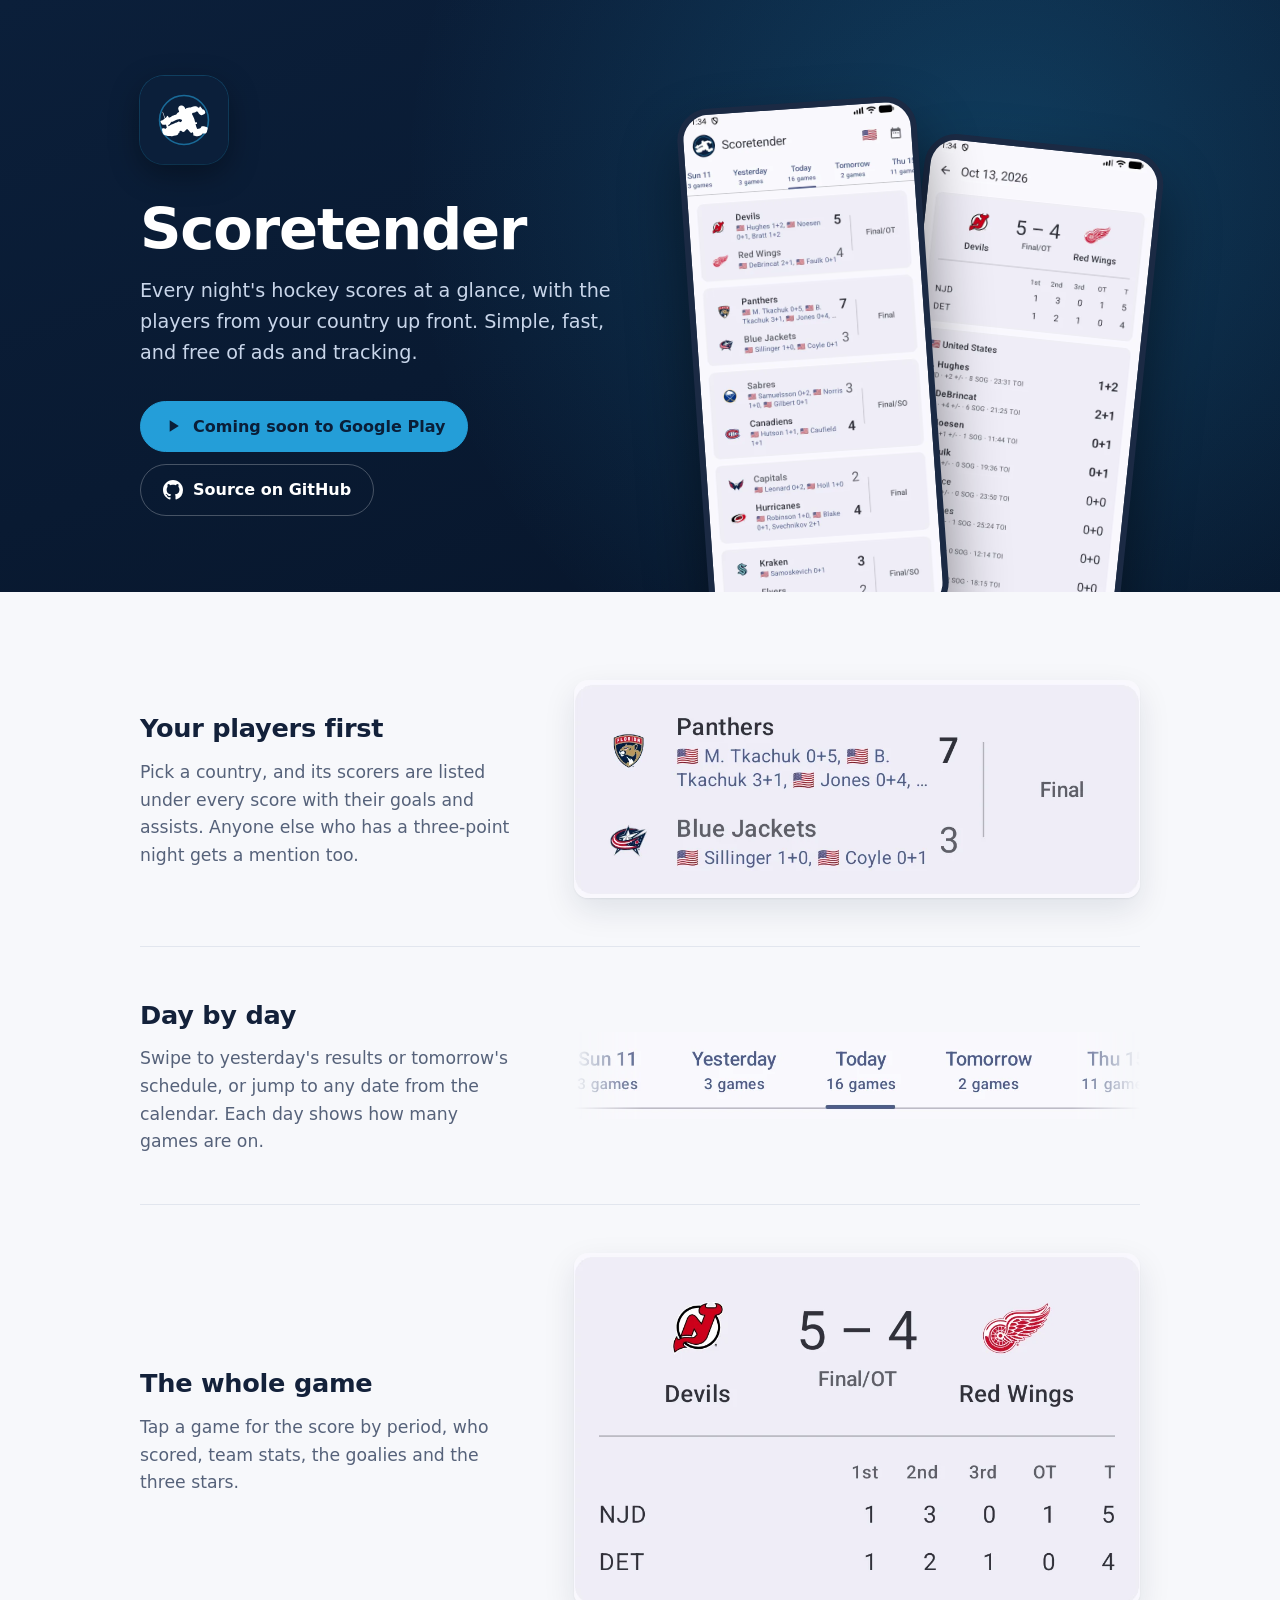
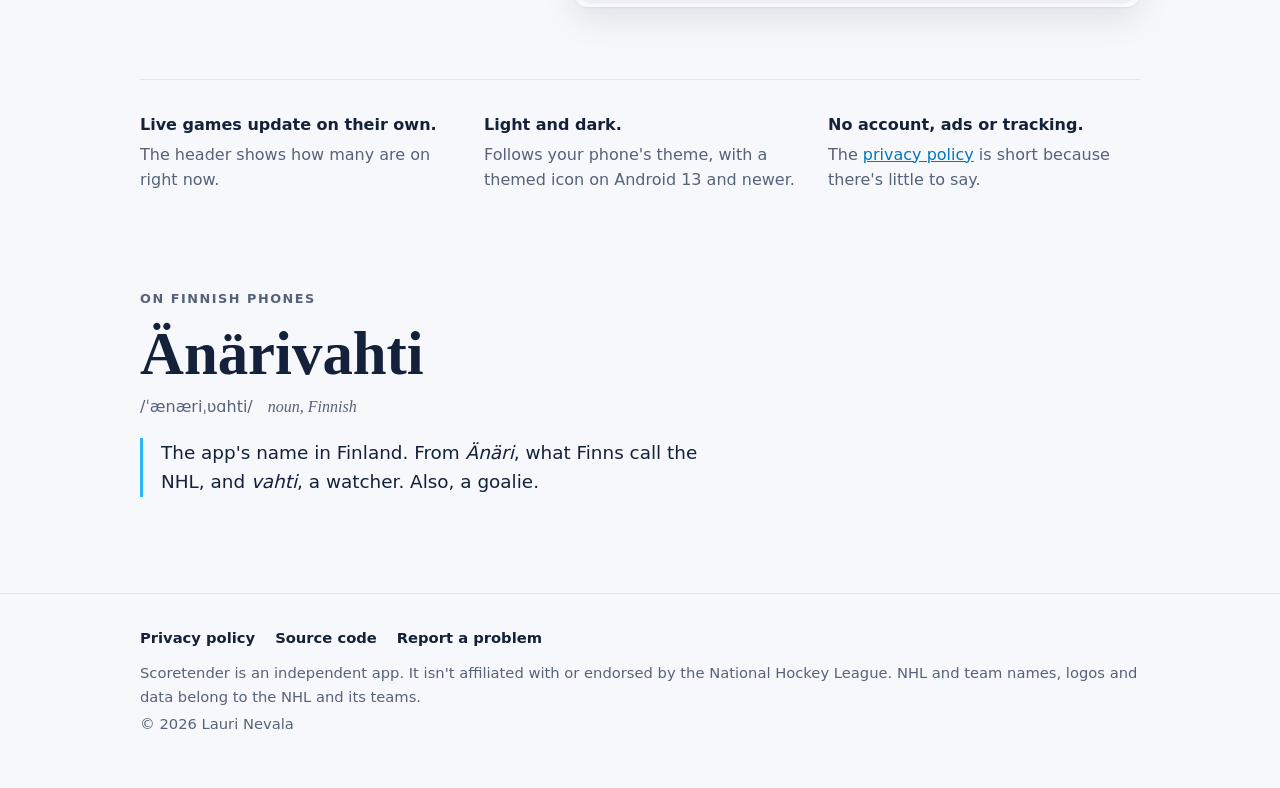
<file: docs/index.html>
<!doctype html>
<html lang="en">
<head>
  <meta charset="utf-8">
  <meta name="viewport" content="width=device-width, initial-scale=1">
  <title>Scoretender</title>
  <meta name="description" content="Hockey scores for Android, with the players from your country up front. No account, no ads, no tracking.">
  <meta name="theme-color" content="#0b1f3a">
  <link rel="icon" href="icon.svg" type="image/svg+xml">
  <link rel="stylesheet" href="style.css">
</head>
<body>
  <header class="hero">
    <div class="wrap">
      <div class="hero-text">
        <img class="app-icon" src="icon.svg" alt="">
        <h1>Scoretender</h1>
        <p class="lead">Every night's hockey scores at a glance, with the players from your country up front. Simple, fast, and free of ads and tracking.</p>
        <div class="actions">
          <span class="button primary soon">
            <svg viewBox="0 0 24 24" aria-hidden="true"><path d="M8 5v14l11-7z"/></svg>
            Coming soon to Google Play
          </span>
          <a class="button" href="https://github.com/nevalla/scoretender">
            <svg viewBox="0 0 16 16" aria-hidden="true"><path d="M8 0C3.58 0 0 3.58 0 8c0 3.54 2.29 6.53 5.47 7.59.4.07.55-.17.55-.38 0-.19-.01-.82-.01-1.49-2.01.37-2.53-.49-2.69-.94-.09-.23-.48-.94-.82-1.13-.28-.15-.68-.52-.01-.53.63-.01 1.08.58 1.23.82.72 1.21 1.87.87 2.33.66.07-.52.28-.87.51-1.07-1.78-.2-3.64-.89-3.64-3.95 0-.87.31-1.59.82-2.15-.08-.2-.36-1.02.08-2.12 0 0 .67-.21 2.2.82.64-.18 1.32-.27 2-.27.68 0 1.36.09 2 .27 1.53-1.04 2.2-.82 2.2-.82.44 1.1.16 1.92.08 2.12.51.56.82 1.27.82 2.15 0 3.07-1.87 3.75-3.65 3.95.29.25.54.73.54 1.48 0 1.07-.01 1.93-.01 2.2 0 .21.15.46.55.38A8.01 8.01 0 0016 8c0-4.42-3.58-8-8-8z"/></svg>
            Source on GitHub
          </a>
        </div>
      </div>
      <div class="phones">
        <div class="phone back"><img src="screenshots/game.webp" alt="A game's detail screen with the period-by-period score and stats for American players" width="540" height="1200"></div>
        <div class="phone front"><img src="screenshots/scores.webp" alt="The scores list, with a tab for each day and American players listed under each team" width="540" height="1200"></div>
      </div>
    </div>
  </header>

  <main>
    <section class="features">
      <div class="wrap">
        <div class="feature">
          <div class="feature-text">
            <h2>Your players first</h2>
            <p>Pick a country, and its scorers are listed under every score with their goals and assists. Anyone else who has a three-point night gets a mention too.</p>
          </div>
          <figure class="excerpt"><img src="screenshots/players.webp" alt="Panthers 7, Blue Jackets 3, with M. Tkachuk 0+5 and B. Tkachuk 3+1 listed under the Panthers" width="1000" height="384" loading="lazy"></figure>
        </div>

        <div class="feature">
          <div class="feature-text">
            <h2>Day by day</h2>
            <p>Swipe to yesterday's results or tomorrow's schedule, or jump to any date from the calendar. Each day shows how many games are on.</p>
          </div>
          <figure class="excerpt fade"><img src="screenshots/days.webp" alt="Day tabs: Yesterday 3 games, Today 16 games, Tomorrow 2 games" width="1080" height="166" loading="lazy"></figure>
        </div>

        <div class="feature">
          <div class="feature-text">
            <h2>The whole game</h2>
            <p>Tap a game for the score by period, who scored, team stats, the goalies and the three stars.</p>
          </div>
          <figure class="excerpt"><img src="screenshots/linescore.webp" alt="Devils 5, Red Wings 4 in overtime, with goals by period" width="1000" height="625" loading="lazy"></figure>
        </div>

        <ul class="extras">
          <li><strong>Live games update on their own.</strong> The header shows how many are on right now.</li>
          <li><strong>Light and dark.</strong> Follows your phone's theme, with a themed icon on Android 13 and newer.</li>
          <li><strong>No account, ads or tracking.</strong> The <a href="privacy.html">privacy policy</a> is short because there's little to say.</li>
        </ul>
      </div>
    </section>

    <section class="local">
      <div class="wrap">
        <p class="kicker">On Finnish phones</p>
        <h2 class="headword"><dfn lang="fi">Änärivahti</dfn></h2>
        <p class="pronunciation"><span>/ˈænæriˌʋɑhti/</span> <i>noun, Finnish</i></p>
        <p class="definition">The app's name in Finland. From <em lang="fi">Änäri</em>, what Finns call the NHL, and <em lang="fi">vahti</em>, a watcher. Also, a goalie.</p>
      </div>
    </section>
  </main>

  <footer>
    <div class="wrap">
      <nav>
        <a href="privacy.html">Privacy policy</a>
        <a href="https://github.com/nevalla/scoretender">Source code</a>
        <a href="https://github.com/nevalla/scoretender/issues">Report a problem</a>
      </nav>
      <p>Scoretender is an independent app. It isn't affiliated with or endorsed by the National Hockey League. NHL and team names, logos and data belong to the NHL and its teams.</p>
      <p>© 2026 Lauri Nevala</p>
    </div>
  </footer>
</body>
</html>
</file>
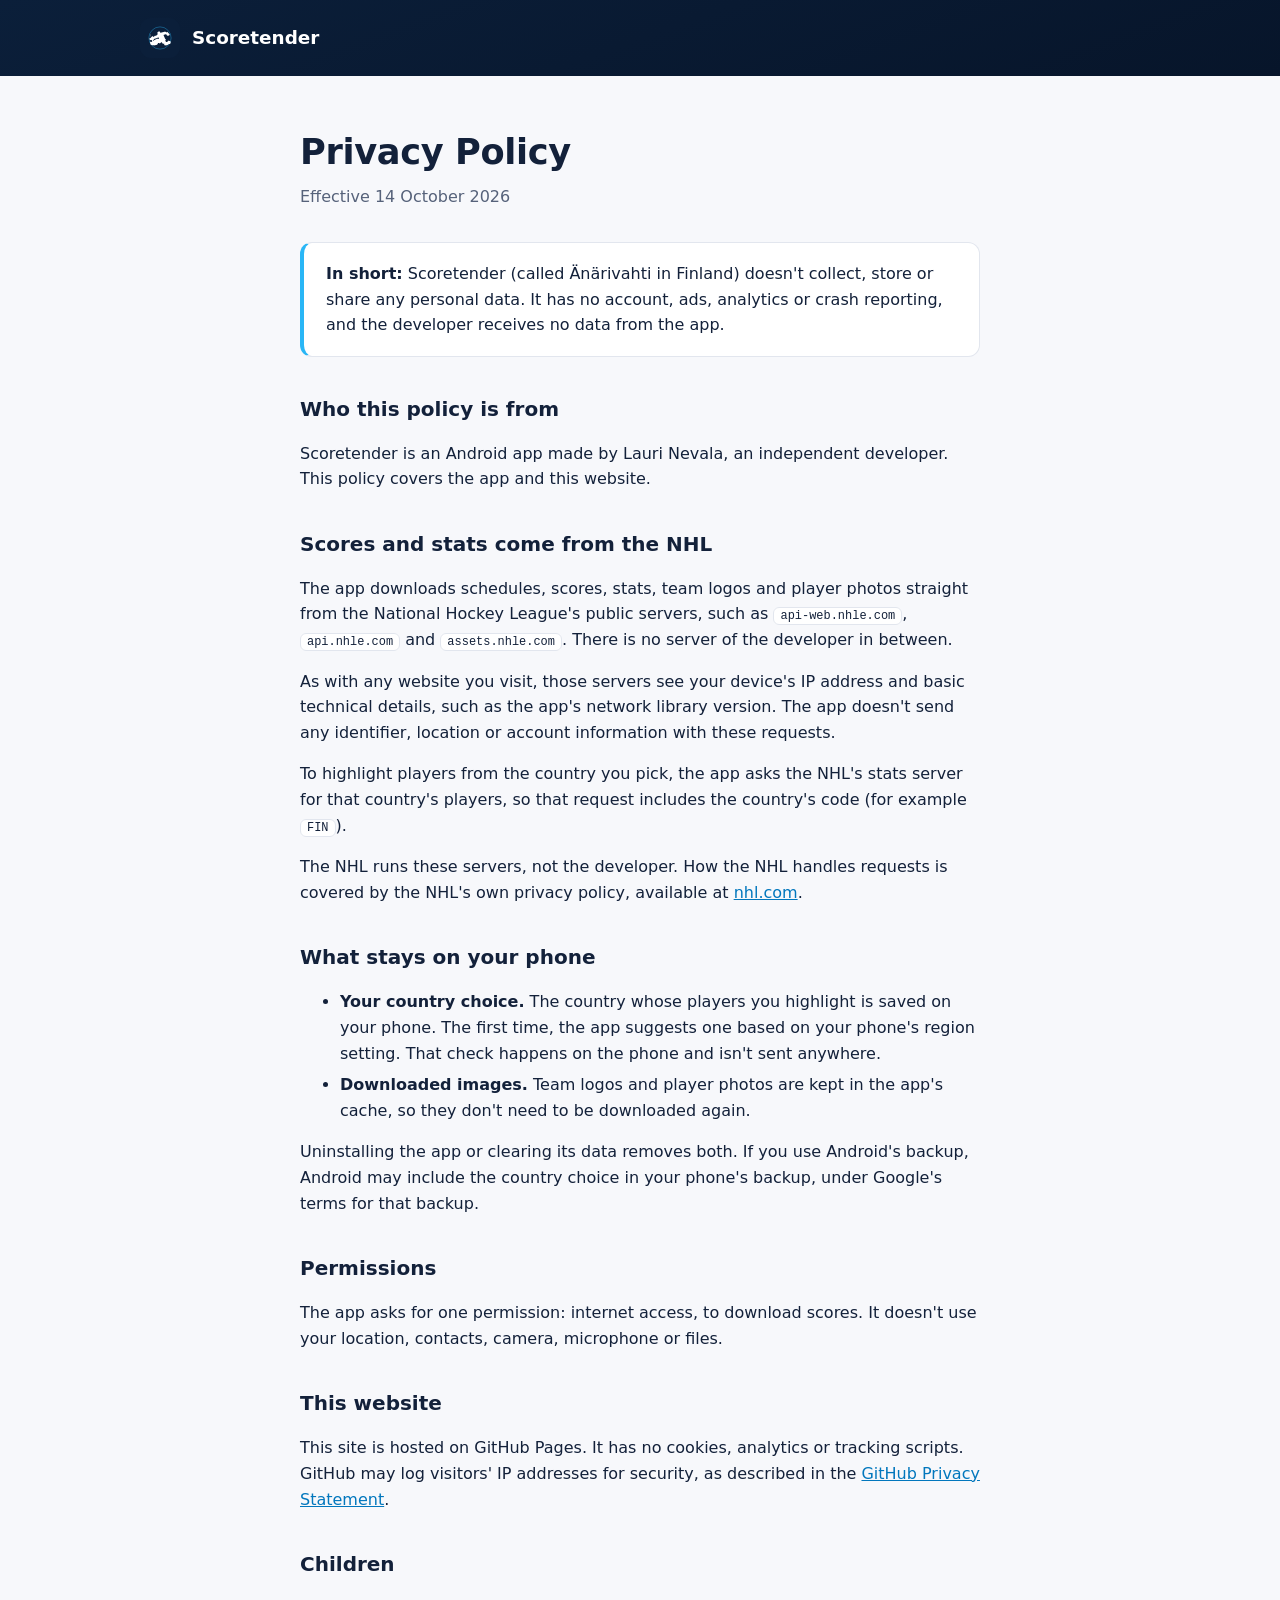
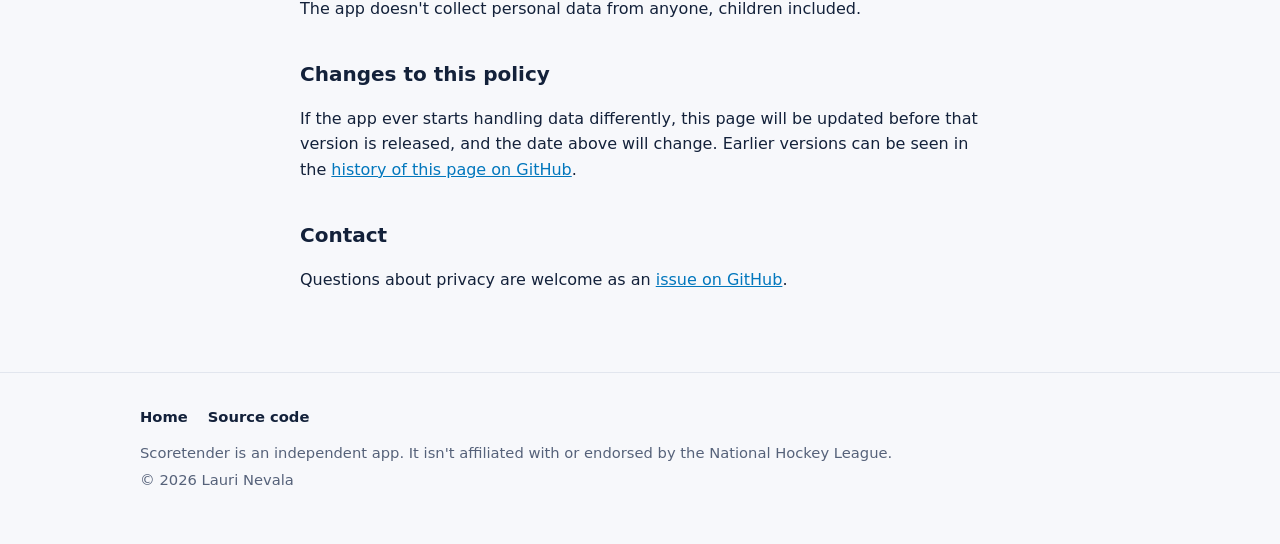
<file: docs/privacy.html>
<!doctype html>
<html lang="en">
<head>
  <meta charset="utf-8">
  <meta name="viewport" content="width=device-width, initial-scale=1">
  <title>Privacy Policy · Scoretender</title>
  <meta name="description" content="Scoretender doesn't collect, store or share personal data.">
  <meta name="theme-color" content="#0b1f3a">
  <link rel="icon" href="icon.svg" type="image/svg+xml">
  <link rel="stylesheet" href="style.css">
</head>
<body>
  <header class="doc-header">
    <div class="wrap">
      <a href="./"><img src="icon.svg" alt="">Scoretender</a>
    </div>
  </header>

  <main class="wrap doc">
    <h1>Privacy Policy</h1>
    <p class="updated">Effective 14 October 2026</p>

    <div class="summary">
      <p><strong>In short:</strong> Scoretender (called Änärivahti in Finland) doesn't collect, store or share any personal data. It has no account, ads, analytics or crash reporting, and the developer receives no data from the app.</p>
    </div>

    <h2>Who this policy is from</h2>
    <p>Scoretender is an Android app made by Lauri Nevala, an independent developer. This policy covers the app and this website.</p>

    <h2>Scores and stats come from the NHL</h2>
    <p>The app downloads schedules, scores, stats, team logos and player photos straight from the National Hockey League's public servers, such as <code>api-web.nhle.com</code>, <code>api.nhle.com</code> and <code>assets.nhle.com</code>. There is no server of the developer in between.</p>
    <p>As with any website you visit, those servers see your device's IP address and basic technical details, such as the app's network library version. The app doesn't send any identifier, location or account information with these requests.</p>
    <p>To highlight players from the country you pick, the app asks the NHL's stats server for that country's players, so that request includes the country's code (for example <code>FIN</code>).</p>
    <p>The NHL runs these servers, not the developer. How the NHL handles requests is covered by the NHL's own privacy policy, available at <a href="https://www.nhl.com">nhl.com</a>.</p>

    <h2>What stays on your phone</h2>
    <ul>
      <li><strong>Your country choice.</strong> The country whose players you highlight is saved on your phone. The first time, the app suggests one based on your phone's region setting. That check happens on the phone and isn't sent anywhere.</li>
      <li><strong>Downloaded images.</strong> Team logos and player photos are kept in the app's cache, so they don't need to be downloaded again.</li>
    </ul>
    <p>Uninstalling the app or clearing its data removes both. If you use Android's backup, Android may include the country choice in your phone's backup, under Google's terms for that backup.</p>

    <h2>Permissions</h2>
    <p>The app asks for one permission: internet access, to download scores. It doesn't use your location, contacts, camera, microphone or files.</p>

    <h2>This website</h2>
    <p>This site is hosted on GitHub Pages. It has no cookies, analytics or tracking scripts. GitHub may log visitors' IP addresses for security, as described in the <a href="https://docs.github.com/en/site-policy/privacy-policies/github-general-privacy-statement">GitHub Privacy Statement</a>.</p>

    <h2>Children</h2>
    <p>The app doesn't collect personal data from anyone, children included.</p>

    <h2>Changes to this policy</h2>
    <p>If the app ever starts handling data differently, this page will be updated before that version is released, and the date above will change. Earlier versions can be seen in the <a href="https://github.com/nevalla/scoretender/commits/main/docs/privacy.html">history of this page on GitHub</a>.</p>

    <h2>Contact</h2>
    <p>Questions about privacy are welcome as an <a href="https://github.com/nevalla/scoretender/issues">issue on GitHub</a>.</p>
  </main>

  <footer>
    <div class="wrap">
      <nav>
        <a href="./">Home</a>
        <a href="https://github.com/nevalla/scoretender">Source code</a>
      </nav>
      <p>Scoretender is an independent app. It isn't affiliated with or endorsed by the National Hockey League.</p>
      <p>© 2026 Lauri Nevala</p>
    </div>
  </footer>
</body>
</html>
</file>
<file: docs/style.css>
:root {
  --navy: #0b1f3a;
  --navy-deep: #07152a;
  --ice: #29b6f6;
  --bg: #f7f8fb;
  --surface: #ffffff;
  --text: #13213a;
  --muted: #56627a;
  --line: #e2e6ee;
  --link: #0277bd;
  font-family: system-ui, -apple-system, "Segoe UI", Roboto, sans-serif;
  color-scheme: light dark;
}

@media (prefers-color-scheme: dark) {
  :root {
    --bg: #0a1424;
    --surface: #111e33;
    --text: #e6ebf3;
    --muted: #9aa7bd;
    --line: #22314b;
    --link: var(--ice);
  }
}

* { box-sizing: border-box; }

body {
  margin: 0;
  background: var(--bg);
  color: var(--text);
  line-height: 1.6;
  -webkit-font-smoothing: antialiased;
}

a { color: var(--link); }

.wrap {
  max-width: 1040px;
  margin: 0 auto;
  padding: 0 20px;
}

/* Hero */

.hero {
  background:
    radial-gradient(circle at 78% 30%, rgba(41, 182, 246, 0.22), transparent 55%),
    linear-gradient(160deg, var(--navy) 0%, var(--navy-deep) 100%);
  color: #fff;
  overflow: hidden;
}

.hero .wrap {
  display: grid;
  grid-template-columns: 1.1fr 1fr;
  gap: 40px;
  align-items: center;
  padding-top: 72px;
  padding-bottom: 0;
}

.hero-text { padding-bottom: 72px; }

.app-icon {
  width: 88px;
  height: 88px;
  border-radius: 24px;
  box-shadow: 0 10px 30px rgba(0, 0, 0, 0.35), 0 0 0 1px rgba(41, 182, 246, 0.25);
}

.hero h1 {
  font-size: clamp(2.4rem, 6vw, 3.6rem);
  line-height: 1.05;
  letter-spacing: -0.02em;
  margin: 28px 0 16px;
}

.hero .lead {
  font-size: 1.2rem;
  color: #c9d6ea;
  max-width: 30em;
  margin: 0 0 32px;
}

.actions {
  display: flex;
  flex-wrap: wrap;
  gap: 12px;
}

.button {
  display: inline-flex;
  align-items: center;
  gap: 10px;
  padding: 12px 22px;
  border-radius: 999px;
  font-weight: 600;
  text-decoration: none;
  border: 1px solid rgba(255, 255, 255, 0.25);
  color: #fff;
}

.button.primary {
  background: var(--ice);
  border-color: var(--ice);
  color: var(--navy);
}

.button.soon {
  cursor: default;
  opacity: 0.85;
}

.button svg { width: 20px; height: 20px; fill: currentColor; }

/* Phones */

.phones {
  position: relative;
  height: 520px;
  align-self: end;
}

.phone {
  position: absolute;
  width: 240px;
  border-radius: 32px;
  border: 6px solid #1b2a44;
  background: #1b2a44;
  box-shadow: 0 30px 60px rgba(0, 0, 0, 0.45);
  overflow: hidden;
}

.phone img { display: block; width: 100%; height: auto; }

.phone.back {
  right: 0;
  top: 70px;
  transform: rotate(6deg);
}

.phone.front {
  left: 10px;
  top: 30px;
  transform: rotate(-4deg);
  z-index: 1;
}

/* Features */

.features { padding: 40px 0; }

.feature {
  display: grid;
  grid-template-columns: 2fr 3fr;
  gap: 56px;
  align-items: center;
  padding: 48px 0;
}

.feature + .feature { border-top: 1px solid var(--line); }

.feature h2 {
  font-size: 1.6rem;
  letter-spacing: -0.01em;
  margin: 0 0 10px;
}

.feature p {
  margin: 0;
  color: var(--muted);
  font-size: 1.08rem;
}

/* A piece of the real app, cut from a screenshot. */
.excerpt {
  margin: 0;
  border-radius: 14px;
  overflow: hidden;
  box-shadow: 0 1px 2px rgba(11, 31, 58, 0.06), 0 12px 32px rgba(11, 31, 58, 0.1);
}

.excerpt img { display: block; width: 100%; height: auto; }

/* The day tabs carry on past both edges in the app, so let them trail off here too. */
.excerpt.fade {
  box-shadow: none;
  border-radius: 0;
  -webkit-mask-image: linear-gradient(90deg, transparent, #000 12%, #000 88%, transparent);
  mask-image: linear-gradient(90deg, transparent, #000 12%, #000 88%, transparent);
}

.extras {
  list-style: none;
  margin: 24px 0 0;
  padding: 32px 0 0;
  border-top: 1px solid var(--line);
  display: grid;
  grid-template-columns: repeat(3, 1fr);
  gap: 32px;
  color: var(--muted);
}

.extras strong { display: block; color: var(--text); margin-bottom: 4px; }

/* Local name, set like a dictionary entry */

.local { padding: 56px 0 96px; }

.local .wrap > * { max-width: 600px; }

.kicker {
  margin: 0 0 12px;
  color: var(--muted);
  font-size: 0.8rem;
  font-weight: 600;
  letter-spacing: 0.12em;
  text-transform: uppercase;
}

.headword {
  margin: 0;
  font-family: "Iowan Old Style", "Palatino Linotype", Palatino, Georgia, serif;
  font-size: clamp(2.6rem, 7vw, 3.8rem);
  font-weight: 600;
  line-height: 1.1;
}

.headword dfn { font-style: normal; }

.pronunciation {
  margin: 6px 0 18px;
  color: var(--muted);
}

.pronunciation span { margin-right: 10px; }

.pronunciation i { font-family: "Iowan Old Style", "Palatino Linotype", Palatino, Georgia, serif; }

.definition {
  margin: 0;
  padding-left: 18px;
  border-left: 3px solid var(--ice);
  font-size: 1.15rem;
}

/* Footer */

footer {
  border-top: 1px solid var(--line);
  padding: 32px 0 48px;
  color: var(--muted);
  font-size: 0.92rem;
}

footer nav {
  display: flex;
  flex-wrap: wrap;
  gap: 20px;
  margin-bottom: 12px;
}

footer nav a { color: var(--text); text-decoration: none; font-weight: 600; }
footer nav a:hover { color: var(--ice); }
footer p { margin: 4px 0; }

/* Document pages (privacy policy) */

.doc-header {
  background: linear-gradient(160deg, var(--navy) 0%, var(--navy-deep) 100%);
  color: #fff;
}

.doc-header .wrap {
  display: flex;
  align-items: center;
  padding-top: 18px;
  padding-bottom: 18px;
}

.doc-header a {
  display: flex;
  align-items: center;
  gap: 12px;
  color: #fff;
  text-decoration: none;
  font-weight: 700;
  font-size: 1.15rem;
}

.doc-header img { width: 40px; height: 40px; border-radius: 11px; }

.doc {
  max-width: 720px;
  padding-top: 48px;
  padding-bottom: 64px;
}

.doc h1 { font-size: 2.2rem; letter-spacing: -0.01em; margin: 0 0 4px; }
.doc .updated { color: var(--muted); margin: 0 0 32px; }
.doc h2 { font-size: 1.25rem; margin: 36px 0 8px; }
.doc li { margin: 6px 0; }

.summary {
  background: var(--surface);
  border: 1px solid var(--line);
  border-left: 4px solid var(--ice);
  border-radius: 12px;
  padding: 18px 22px;
}

.summary p { margin: 0; }

code {
  font-size: 0.92em;
  background: var(--surface);
  border: 1px solid var(--line);
  border-radius: 6px;
  padding: 1px 6px;
}

/* Small screens */

@media (max-width: 860px) {
  .hero .wrap { grid-template-columns: 1fr; padding-top: 48px; }
  .hero-text { padding-bottom: 0; text-align: center; }
  .hero .lead { margin-left: auto; margin-right: auto; }
  .actions { justify-content: center; }
  .phones { height: 420px; max-width: 380px; width: 100%; margin: 0 auto; }
  .phone { width: 190px; }
  .feature { grid-template-columns: 1fr; gap: 24px; padding: 40px 0; }
  .extras { grid-template-columns: 1fr; gap: 20px; }
}

@media (max-width: 560px) {
  .phones { height: 360px; }
  .phone { width: 160px; border-radius: 24px; border-width: 4px; }
}
</file>
